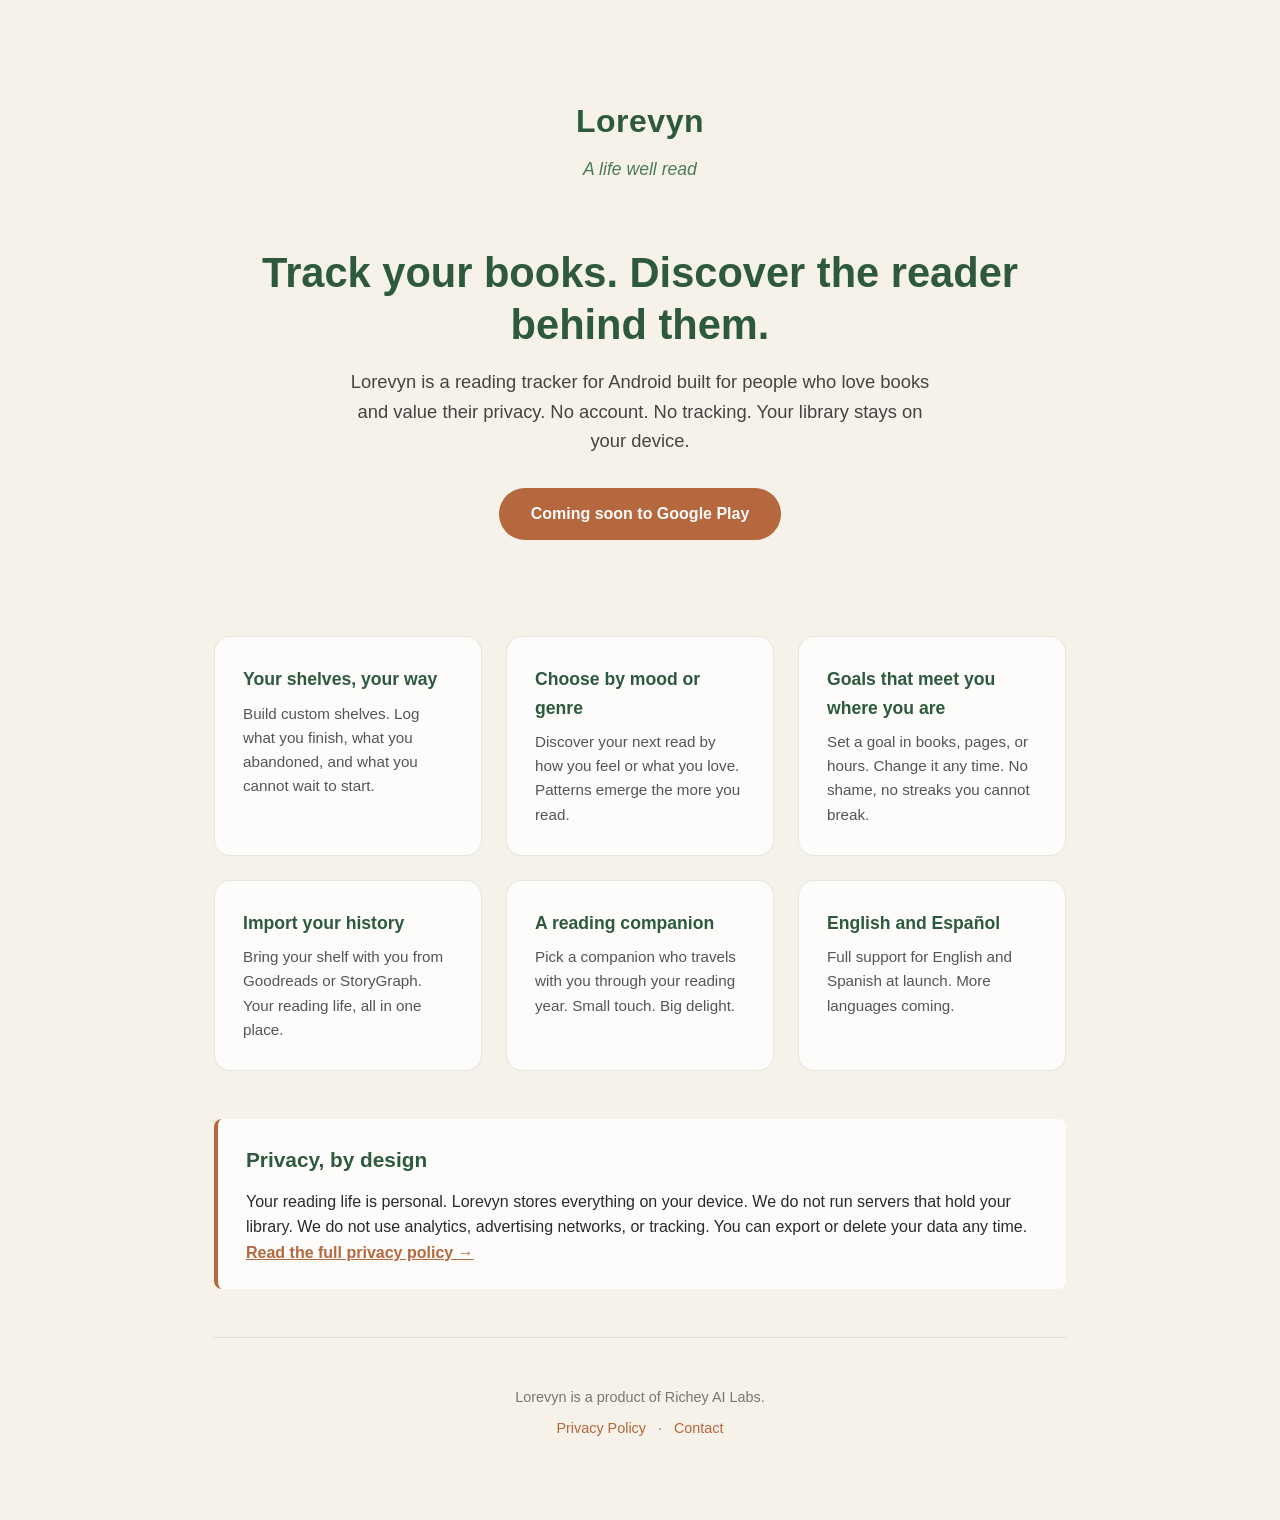
<file: index.html>
<!DOCTYPE html>
<html lang="en">
<head>
<meta charset="UTF-8">
<meta name="viewport" content="width=device-width, initial-scale=1.0">
<title>Lorevyn — A life well read</title>
<meta name="description" content="Lorevyn is a privacy-first reading tracker for Android. Track your books, set goals, and discover the reader behind them. No account. No tracking. Your data stays on your device.">
<style>
  * { box-sizing: border-box; margin: 0; padding: 0; }
  body {
    font-family: -apple-system, BlinkMacSystemFont, "Segoe UI", Roboto, "Helvetica Neue", sans-serif;
    background: #F6F1E9;
    color: #2A2A2A;
    line-height: 1.6;
  }
  .wrap { max-width: 900px; margin: 0 auto; padding: 3rem 1.5rem; }
  header { text-align: center; padding: 3rem 0 2rem; }
  .logo {
    font-size: 2rem;
    font-weight: 700;
    color: #2D5A3D;
    letter-spacing: 0.5px;
  }
  .tagline {
    color: #4A7C59;
    font-style: italic;
    margin-top: 0.5rem;
    font-size: 1.1rem;
  }
  .hero {
    text-align: center;
    padding: 2rem 0 3rem;
  }
  .hero h1 {
    font-size: clamp(1.8rem, 4vw, 2.6rem);
    color: #2D5A3D;
    font-weight: 600;
    margin-bottom: 1rem;
    line-height: 1.25;
  }
  .hero p {
    font-size: 1.15rem;
    color: #444;
    max-width: 580px;
    margin: 0 auto;
  }
  .pill {
    display: inline-block;
    background: #B5673E;
    color: #FDFCFA;
    padding: 0.85rem 2rem;
    border-radius: 999px;
    text-decoration: none;
    font-weight: 600;
    margin-top: 2rem;
    transition: opacity 0.2s;
  }
  .pill:hover { opacity: 0.9; }
  .features {
    display: grid;
    grid-template-columns: repeat(auto-fit, minmax(240px, 1fr));
    gap: 1.5rem;
    margin: 3rem 0;
  }
  .card {
    background: #FDFCFA;
    border-radius: 16px;
    padding: 1.75rem;
    border: 1px solid rgba(74, 124, 89, 0.15);
  }
  .card h3 {
    color: #2D5A3D;
    margin-bottom: 0.5rem;
    font-size: 1.1rem;
  }
  .card p {
    color: #555;
    font-size: 0.95rem;
  }
  .privacy-block {
    background: #FDFCFA;
    border-left: 4px solid #B5673E;
    padding: 1.5rem 1.75rem;
    border-radius: 8px;
    margin: 3rem 0;
  }
  .privacy-block h2 {
    color: #2D5A3D;
    margin-bottom: 0.75rem;
    font-size: 1.3rem;
  }
  footer {
    text-align: center;
    padding: 3rem 0 2rem;
    color: #777;
    font-size: 0.9rem;
    border-top: 1px solid rgba(74, 124, 89, 0.15);
    margin-top: 3rem;
  }
  footer a {
    color: #B5673E;
    text-decoration: none;
    margin: 0 0.5rem;
  }
  footer a:hover { text-decoration: underline; }
</style>
</head>
<body>

<div class="wrap">

  <header>
    <div class="logo">Lorevyn</div>
    <div class="tagline">A life well read</div>
  </header>

  <section class="hero">
    <h1>Track your books. Discover the reader behind them.</h1>
    <p>Lorevyn is a reading tracker for Android built for people who love books and value their privacy. No account. No tracking. Your library stays on your device.</p>
    <a class="pill" href="#coming-soon">Coming soon to Google Play</a>
  </section>

  <section class="features">
    <div class="card">
      <h3>Your shelves, your way</h3>
      <p>Build custom shelves. Log what you finish, what you abandoned, and what you cannot wait to start.</p>
    </div>
    <div class="card">
      <h3>Choose by mood or genre</h3>
      <p>Discover your next read by how you feel or what you love. Patterns emerge the more you read.</p>
    </div>
    <div class="card">
      <h3>Goals that meet you where you are</h3>
      <p>Set a goal in books, pages, or hours. Change it any time. No shame, no streaks you cannot break.</p>
    </div>
    <div class="card">
      <h3>Import your history</h3>
      <p>Bring your shelf with you from Goodreads or StoryGraph. Your reading life, all in one place.</p>
    </div>
    <div class="card">
      <h3>A reading companion</h3>
      <p>Pick a companion who travels with you through your reading year. Small touch. Big delight.</p>
    </div>
    <div class="card">
      <h3>English and Español</h3>
      <p>Full support for English and Spanish at launch. More languages coming.</p>
    </div>
  </section>

  <section class="privacy-block">
    <h2>Privacy, by design</h2>
    <p>Your reading life is personal. Lorevyn stores everything on your device. We do not run servers that hold your library. We do not use analytics, advertising networks, or tracking. You can export or delete your data any time. <a href="privacy.html" style="color:#B5673E; font-weight:600;">Read the full privacy policy →</a></p>
  </section>

  <footer>
    <p>Lorevyn is a product of Richey AI Labs.</p>
    <p style="margin-top:0.5rem;">
      <a href="privacy.html">Privacy Policy</a> ·
      <a href="mailto:richey32@gmail.com">Contact</a>
    </p>
  </footer>

</div>

</body>
</html>
</file>
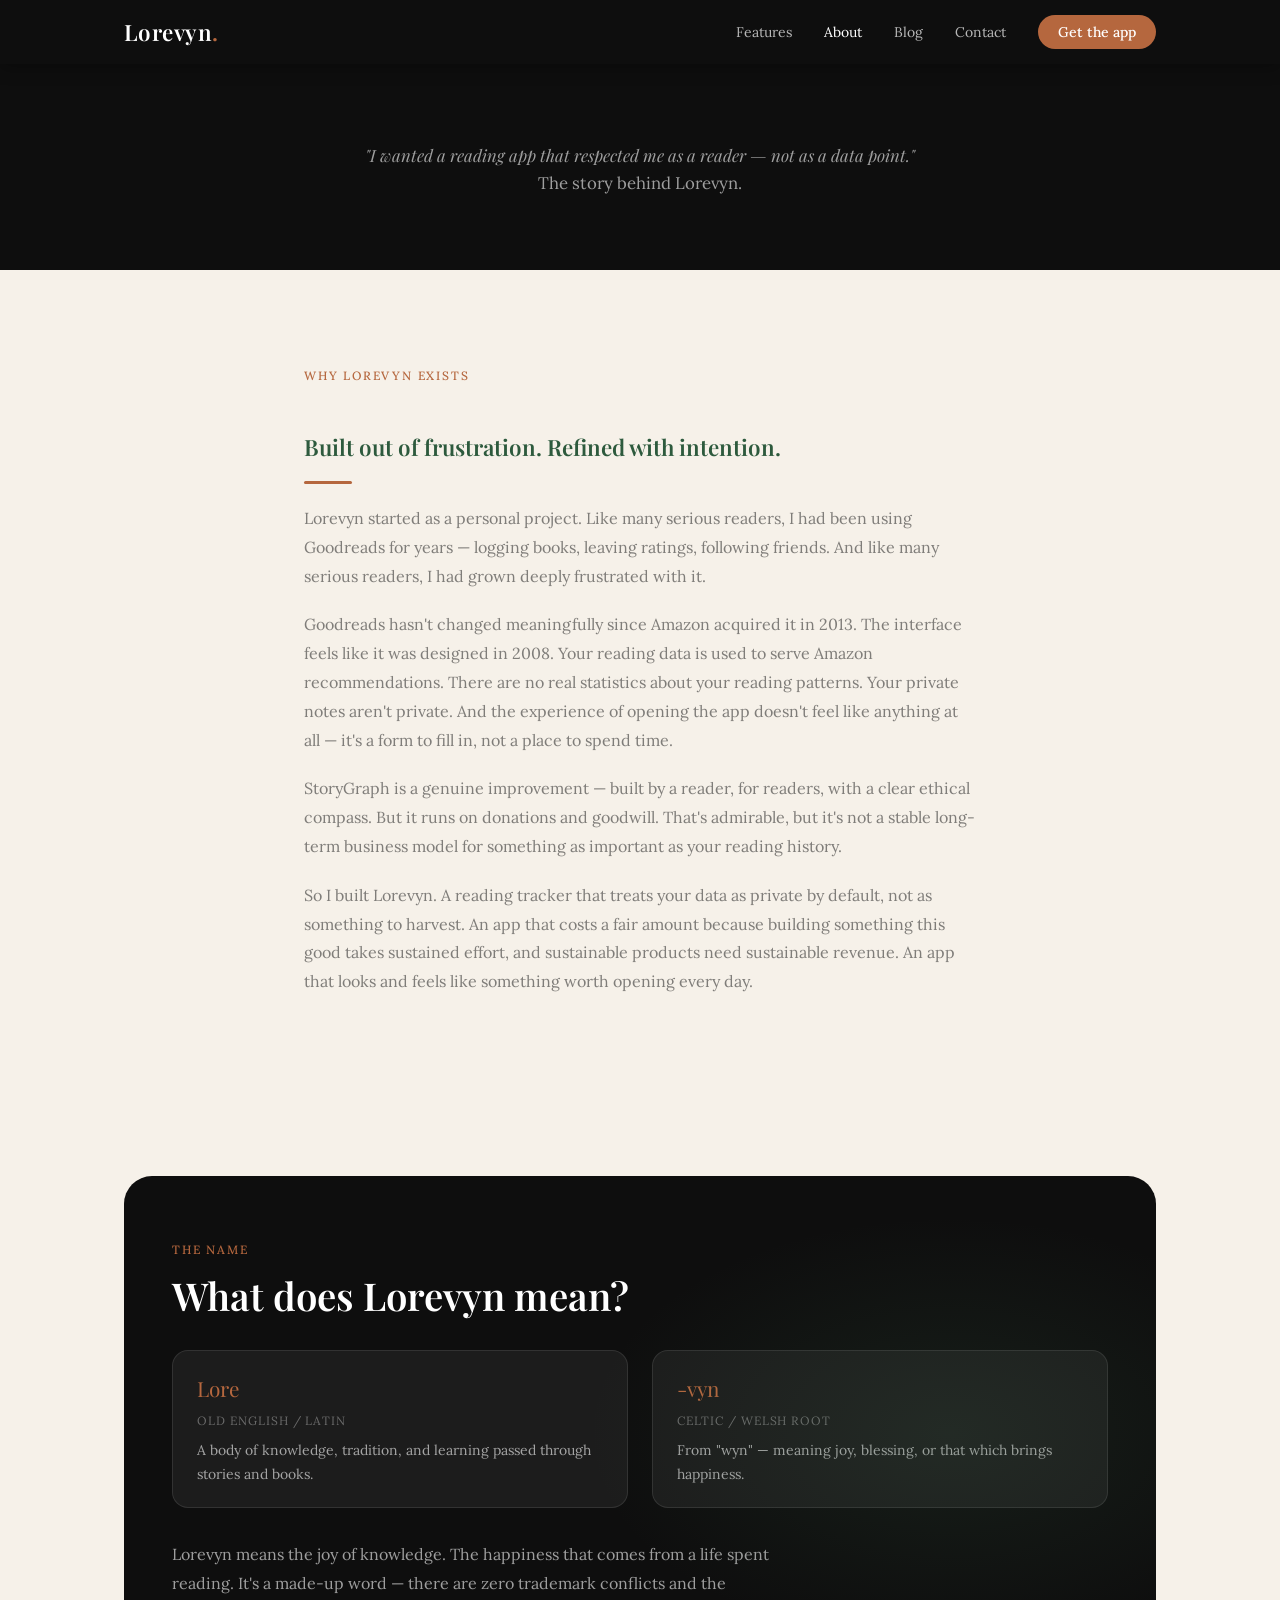
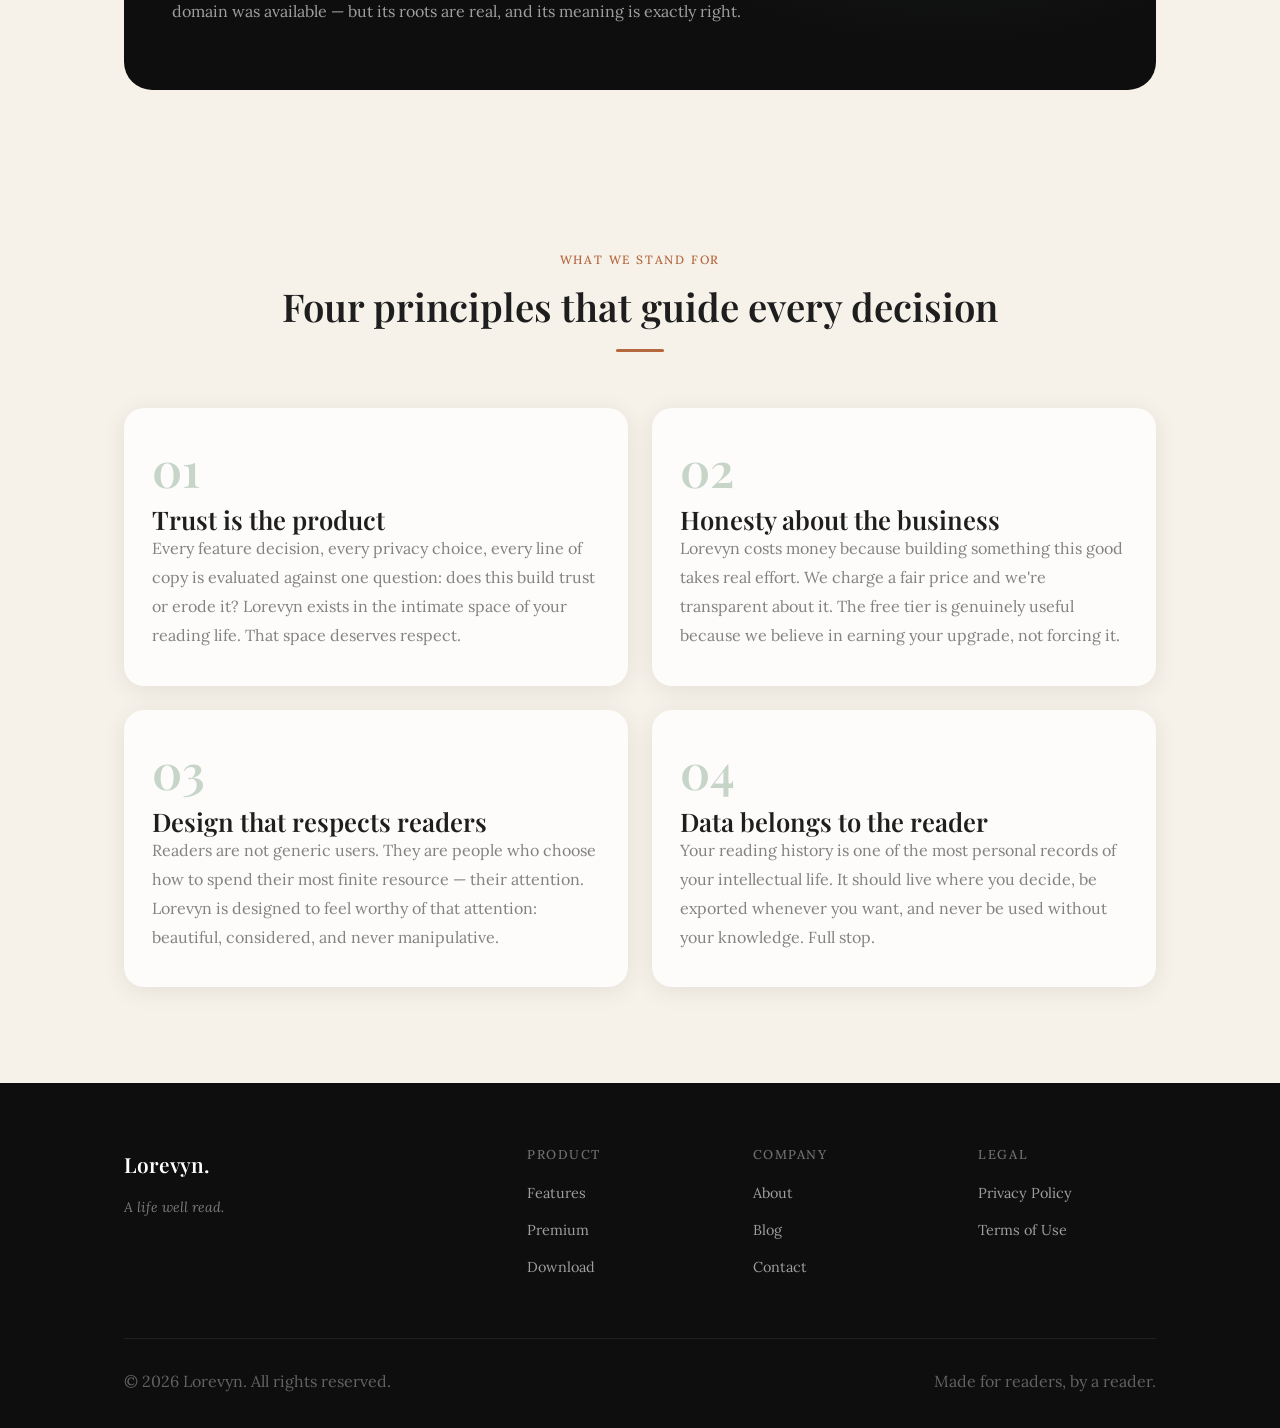
<file: about.html>
<!DOCTYPE html>
<html lang="en">
<head>
  <meta charset="UTF-8">
  <meta name="viewport" content="width=device-width, initial-scale=1.0">
  <title>About — Lorevyn</title>
  <meta name="description" content="The story behind Lorevyn — why it was built, what it stands for, and what the name means.">
  <link rel="canonical" href="https://lorevyn.app/about">
  <link rel="stylesheet" href="style.css">
  <style>
    .about-hero-quote {
      font-family: 'Playfair Display', serif;
      font-size: clamp(1.4rem, 3vw, 2rem);
      font-style: italic;
      color: #fff;
      max-width: 640px;
      margin: 0 auto 16px;
      line-height: 1.4;
    }
    .values-grid {
      display: grid;
      grid-template-columns: repeat(2, 1fr);
      gap: 24px;
    }
    .value-card {
      background: var(--cream-card);
      border-radius: 20px;
      padding: 36px 28px;
      box-shadow: var(--shadow);
    }
    .value-card__number {
      font-family: 'Playfair Display', serif;
      font-size: 3rem;
      font-weight: 600;
      color: var(--sage);
      line-height: 1;
      margin-bottom: 12px;
      opacity: 0.30;
    }
    .name-origin {
      background: var(--black);
      border-radius: 28px;
      padding: 64px 48px;
      position: relative;
      overflow: hidden;
    }
    .name-origin::before {
      content: '';
      position: absolute;
      inset: 0;
      background: radial-gradient(ellipse 50% 60% at 80% 50%, rgba(74,124,89,0.15) 0%, transparent 70%);
      pointer-events: none;
    }
    .name-origin h2 { color: #fff; margin-bottom: 24px; }
    .name-origin p  { color: rgba(255,255,255,0.60); max-width: 600px; }
    .name-breakdown {
      display: flex;
      gap: 24px;
      margin: 32px 0;
      flex-wrap: wrap;
    }
    .name-part {
      background: rgba(255,255,255,0.06);
      border: 1px solid rgba(255,255,255,0.10);
      border-radius: 16px;
      padding: 20px 24px;
      flex: 1;
      min-width: 160px;
    }
    .name-part__word {
      font-family: 'Playfair Display', serif;
      font-size: 1.3rem;
      color: var(--terracotta);
      margin-bottom: 4px;
    }
    .name-part__origin { font-size: 0.75rem; color: rgba(255,255,255,0.35); letter-spacing: 0.08em; text-transform: uppercase; margin-bottom: 8px; }
    .name-part__meaning { font-size: 0.875rem; color: rgba(255,255,255,0.60); }

    @media (max-width: 640px) {
      .values-grid { grid-template-columns: 1fr; }
      .name-origin { padding: 40px 24px; }
    }
  </style>
</head>
<body>

<nav class="nav">
  <div class="nav__inner">
    <a href="index.html" class="nav__wordmark">Lorevyn<span>.</span></a>
    <ul class="nav__links" id="navLinks">
      <li><a href="features.html">Features</a></li>
      <li><a href="about.html" class="active">About</a></li>
      <li><a href="blog.html">Blog</a></li>
      <li><a href="contact.html">Contact</a></li>
      <li><a href="#" class="nav__cta">Get the app</a></li>
    </ul>
    <button class="nav__hamburger" id="hamburger" aria-label="Toggle menu">
      <span></span><span></span><span></span>
    </button>
  </div>
</nav>

<div class="page-hero">
  <div class="container--narrow">
    <p class="about-hero-quote">"I wanted a reading app that respected me as a reader — not as a data point."</p>
    <p>The story behind Lorevyn.</p>
  </div>
</div>

<!-- Origin story -->
<section class="section">
  <div class="container--narrow">
    <div class="prose">
      <div class="section-label">Why Lorevyn exists</div>
      <h2>Built out of frustration. Refined with intention.</h2>
      <div class="divider"></div>

      <p>Lorevyn started as a personal project. Like many serious readers, I had been using Goodreads for years — logging books, leaving ratings, following friends. And like many serious readers, I had grown deeply frustrated with it.</p>

      <p>Goodreads hasn't changed meaningfully since Amazon acquired it in 2013. The interface feels like it was designed in 2008. Your reading data is used to serve Amazon recommendations. There are no real statistics about your reading patterns. Your private notes aren't private. And the experience of opening the app doesn't feel like anything at all — it's a form to fill in, not a place to spend time.</p>

      <p>StoryGraph is a genuine improvement — built by a reader, for readers, with a clear ethical compass. But it runs on donations and goodwill. That's admirable, but it's not a stable long-term business model for something as important as your reading history.</p>

      <p>So I built Lorevyn. A reading tracker that treats your data as private by default, not as something to harvest. An app that costs a fair amount because building something this good takes sustained effort, and sustainable products need sustainable revenue. An app that looks and feels like something worth opening every day.</p>
    </div>
  </div>
</section>

<!-- Name origin -->
<section class="section--sm">
  <div class="container">
    <div class="name-origin">
      <div class="section-label" style="color:var(--terracotta);">The name</div>
      <h2>What does Lorevyn mean?</h2>
      <div class="name-breakdown">
        <div class="name-part">
          <div class="name-part__word">Lore</div>
          <div class="name-part__origin">Old English / Latin</div>
          <div class="name-part__meaning">A body of knowledge, tradition, and learning passed through stories and books.</div>
        </div>
        <div class="name-part">
          <div class="name-part__word">-vyn</div>
          <div class="name-part__origin">Celtic / Welsh root</div>
          <div class="name-part__meaning">From "wyn" — meaning joy, blessing, or that which brings happiness.</div>
        </div>
      </div>
      <p>Lorevyn means the joy of knowledge. The happiness that comes from a life spent reading. It's a made-up word — there are zero trademark conflicts and the domain was available — but its roots are real, and its meaning is exactly right.</p>
    </div>
  </div>
</section>

<!-- Values -->
<section class="section">
  <div class="container">
    <div class="section-header section-header--center">
      <div class="section-label">What we stand for</div>
      <h2>Four principles that guide every decision</h2>
      <div class="divider divider--center"></div>
    </div>
    <div class="values-grid">
      <div class="value-card">
        <div class="value-card__number">01</div>
        <h3>Trust is the product</h3>
        <p>Every feature decision, every privacy choice, every line of copy is evaluated against one question: does this build trust or erode it? Lorevyn exists in the intimate space of your reading life. That space deserves respect.</p>
      </div>
      <div class="value-card">
        <div class="value-card__number">02</div>
        <h3>Honesty about the business</h3>
        <p>Lorevyn costs money because building something this good takes real effort. We charge a fair price and we're transparent about it. The free tier is genuinely useful because we believe in earning your upgrade, not forcing it.</p>
      </div>
      <div class="value-card">
        <div class="value-card__number">03</div>
        <h3>Design that respects readers</h3>
        <p>Readers are not generic users. They are people who choose how to spend their most finite resource — their attention. Lorevyn is designed to feel worthy of that attention: beautiful, considered, and never manipulative.</p>
      </div>
      <div class="value-card">
        <div class="value-card__number">04</div>
        <h3>Data belongs to the reader</h3>
        <p>Your reading history is one of the most personal records of your intellectual life. It should live where you decide, be exported whenever you want, and never be used without your knowledge. Full stop.</p>
      </div>
    </div>
  </div>
</section>

<footer class="footer">
  <div class="container">
    <div class="footer__grid">
      <div>
        <div class="footer__brand">Lorevyn.</div>
        <p class="footer__tagline">A life well read.</p>
      </div>
      <div class="footer__col">
        <h4>Product</h4>
        <ul>
          <li><a href="features.html">Features</a></li>
          <li><a href="features.html#premium">Premium</a></li>
          <li><a href="#">Download</a></li>
        </ul>
      </div>
      <div class="footer__col">
        <h4>Company</h4>
        <ul>
          <li><a href="about.html">About</a></li>
          <li><a href="blog.html">Blog</a></li>
          <li><a href="contact.html">Contact</a></li>
        </ul>
      </div>
      <div class="footer__col">
        <h4>Legal</h4>
        <ul>
          <li><a href="privacy.html">Privacy Policy</a></li>
          <li><a href="privacy.html#terms">Terms of Use</a></li>
        </ul>
      </div>
    </div>
    <div class="footer__bottom">
      <p>© 2026 Lorevyn. All rights reserved.</p>
      <p>Made for readers, by a reader.</p>
    </div>
  </div>
</footer>

<script>
  const hamburger = document.getElementById('hamburger');
  const navLinks  = document.getElementById('navLinks');
  hamburger.addEventListener('click', () => navLinks.classList.toggle('open'));
</script>
</body>
</html>
</file>
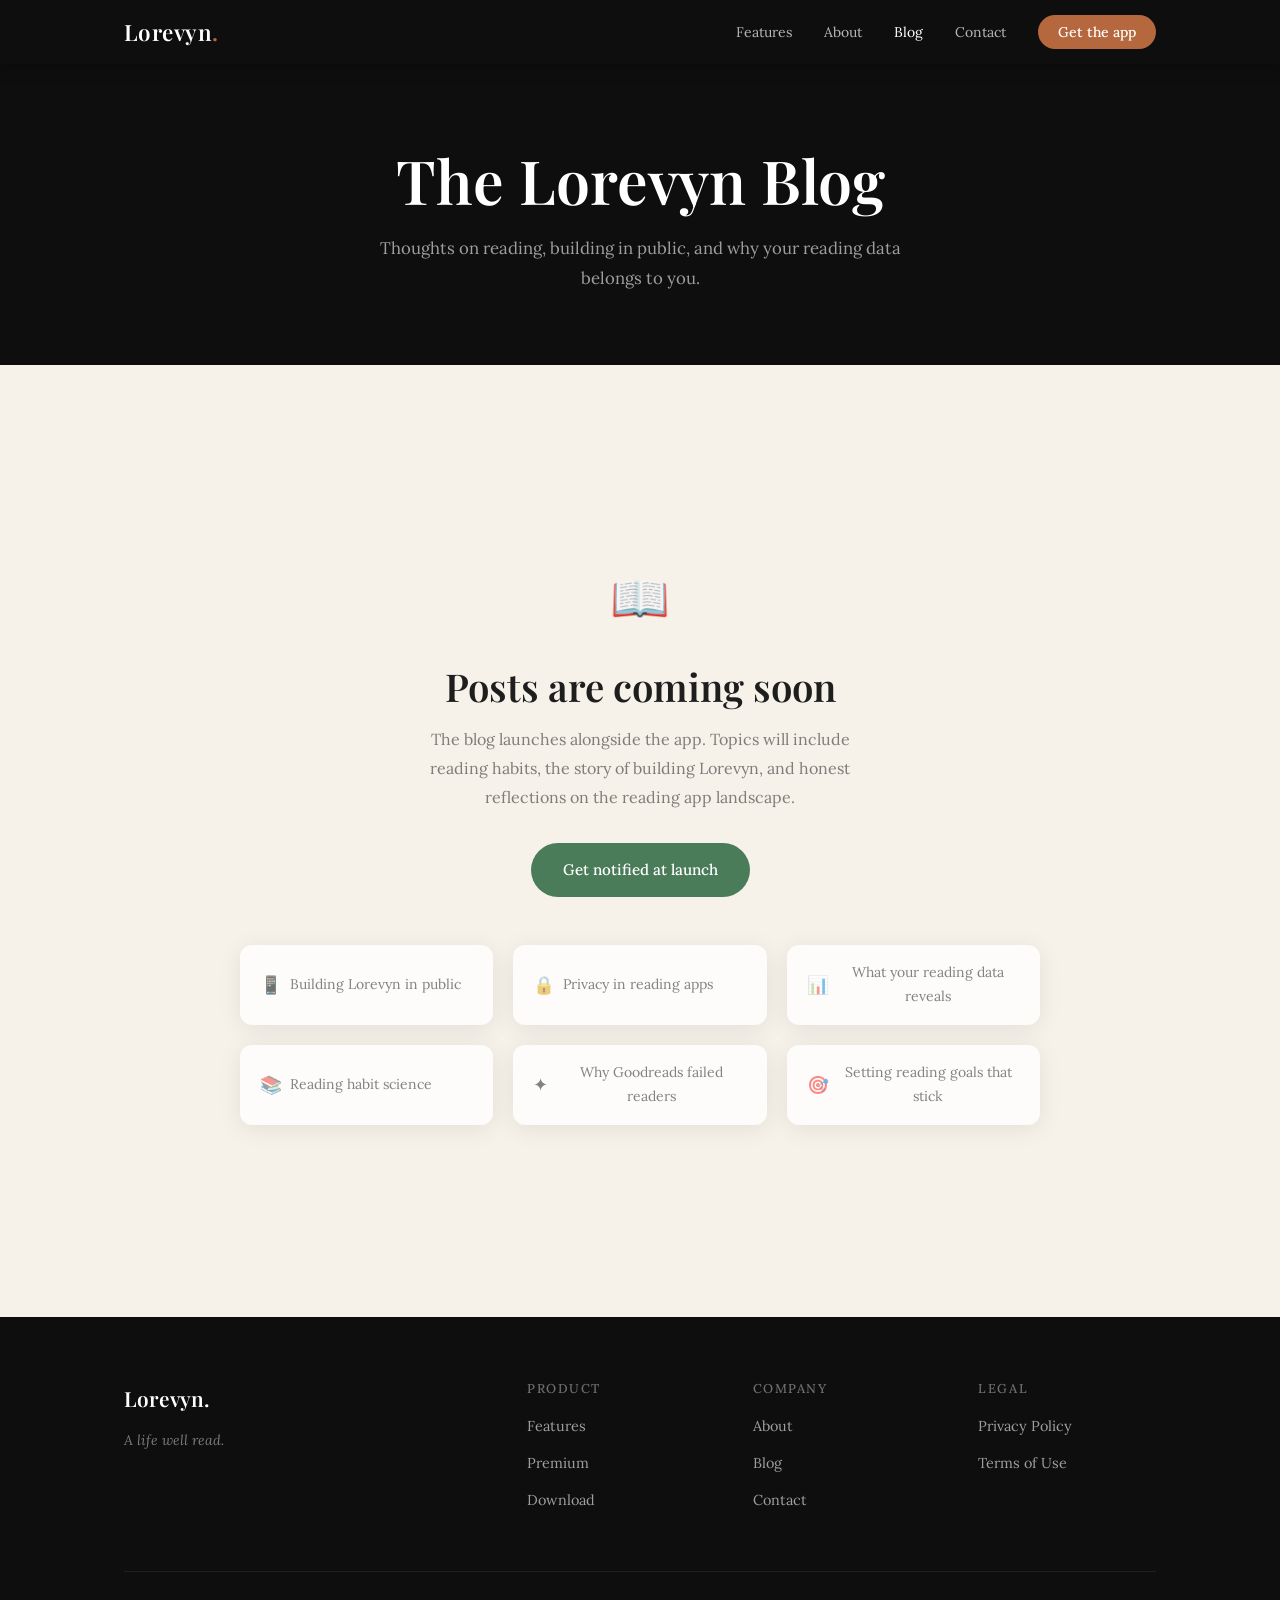
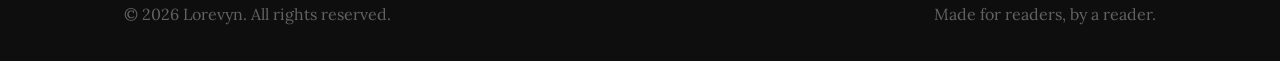
<file: blog.html>
<!DOCTYPE html>
<html lang="en">
<head>
  <meta charset="UTF-8">
  <meta name="viewport" content="width=device-width, initial-scale=1.0">
  <title>Blog — Lorevyn</title>
  <meta name="description" content="Thoughts on reading, building Lorevyn, and the intersection of books and technology.">
  <link rel="canonical" href="https://lorevyn.app/blog">
  <link rel="stylesheet" href="style.css">
  <style>
    .coming-soon {
      text-align: center;
      padding: 96px 24px;
    }
    .coming-soon__eyebrow {
      font-size: 3rem;
      margin-bottom: 24px;
    }
    .coming-soon h2 { margin-bottom: 16px; }
    .coming-soon p  { max-width: 480px; margin: 0 auto 32px; }

    .topics-grid {
      display: grid;
      grid-template-columns: repeat(3, 1fr);
      gap: 20px;
      max-width: 800px;
      margin: 48px auto 0;
    }
    .topic-chip {
      background: var(--cream-card);
      border-radius: 12px;
      padding: 16px 20px;
      box-shadow: var(--shadow);
      font-size: 0.875rem;
      color: var(--text-muted);
      display: flex;
      align-items: center;
      gap: 8px;
    }
    .topic-chip span { font-size: 1.1rem; }

    @media (max-width: 640px) {
      .topics-grid { grid-template-columns: 1fr 1fr; }
    }
  </style>
</head>
<body>

<nav class="nav">
  <div class="nav__inner">
    <a href="index.html" class="nav__wordmark">Lorevyn<span>.</span></a>
    <ul class="nav__links" id="navLinks">
      <li><a href="features.html">Features</a></li>
      <li><a href="about.html">About</a></li>
      <li><a href="blog.html" class="active">Blog</a></li>
      <li><a href="contact.html">Contact</a></li>
      <li><a href="#" class="nav__cta">Get the app</a></li>
    </ul>
    <button class="nav__hamburger" id="hamburger" aria-label="Toggle menu">
      <span></span><span></span><span></span>
    </button>
  </div>
</nav>

<div class="page-hero">
  <div class="container--narrow">
    <h1>The Lorevyn Blog</h1>
    <p>Thoughts on reading, building in public, and why your reading data belongs to you.</p>
  </div>
</div>

<section class="section">
  <div class="container">
    <div class="coming-soon">
      <div class="coming-soon__eyebrow">📖</div>
      <h2>Posts are coming soon</h2>
      <p>The blog launches alongside the app. Topics will include reading habits, the story of building Lorevyn, and honest reflections on the reading app landscape.</p>
      <a href="contact.html" class="btn btn--sage">Get notified at launch</a>

      <div class="topics-grid">
        <div class="topic-chip"><span>📱</span> Building Lorevyn in public</div>
        <div class="topic-chip"><span>🔒</span> Privacy in reading apps</div>
        <div class="topic-chip"><span>📊</span> What your reading data reveals</div>
        <div class="topic-chip"><span>📚</span> Reading habit science</div>
        <div class="topic-chip"><span>✦</span> Why Goodreads failed readers</div>
        <div class="topic-chip"><span>🎯</span> Setting reading goals that stick</div>
      </div>
    </div>
  </div>
</section>

<footer class="footer">
  <div class="container">
    <div class="footer__grid">
      <div>
        <div class="footer__brand">Lorevyn.</div>
        <p class="footer__tagline">A life well read.</p>
      </div>
      <div class="footer__col">
        <h4>Product</h4>
        <ul>
          <li><a href="features.html">Features</a></li>
          <li><a href="features.html#premium">Premium</a></li>
          <li><a href="#">Download</a></li>
        </ul>
      </div>
      <div class="footer__col">
        <h4>Company</h4>
        <ul>
          <li><a href="about.html">About</a></li>
          <li><a href="blog.html">Blog</a></li>
          <li><a href="contact.html">Contact</a></li>
        </ul>
      </div>
      <div class="footer__col">
        <h4>Legal</h4>
        <ul>
          <li><a href="privacy.html">Privacy Policy</a></li>
          <li><a href="privacy.html#terms">Terms of Use</a></li>
        </ul>
      </div>
    </div>
    <div class="footer__bottom">
      <p>© 2026 Lorevyn. All rights reserved.</p>
      <p>Made for readers, by a reader.</p>
    </div>
  </div>
</footer>

<script>
  const hamburger = document.getElementById('hamburger');
  const navLinks  = document.getElementById('navLinks');
  hamburger.addEventListener('click', () => navLinks.classList.toggle('open'));
</script>
</body>
</html>
</file>
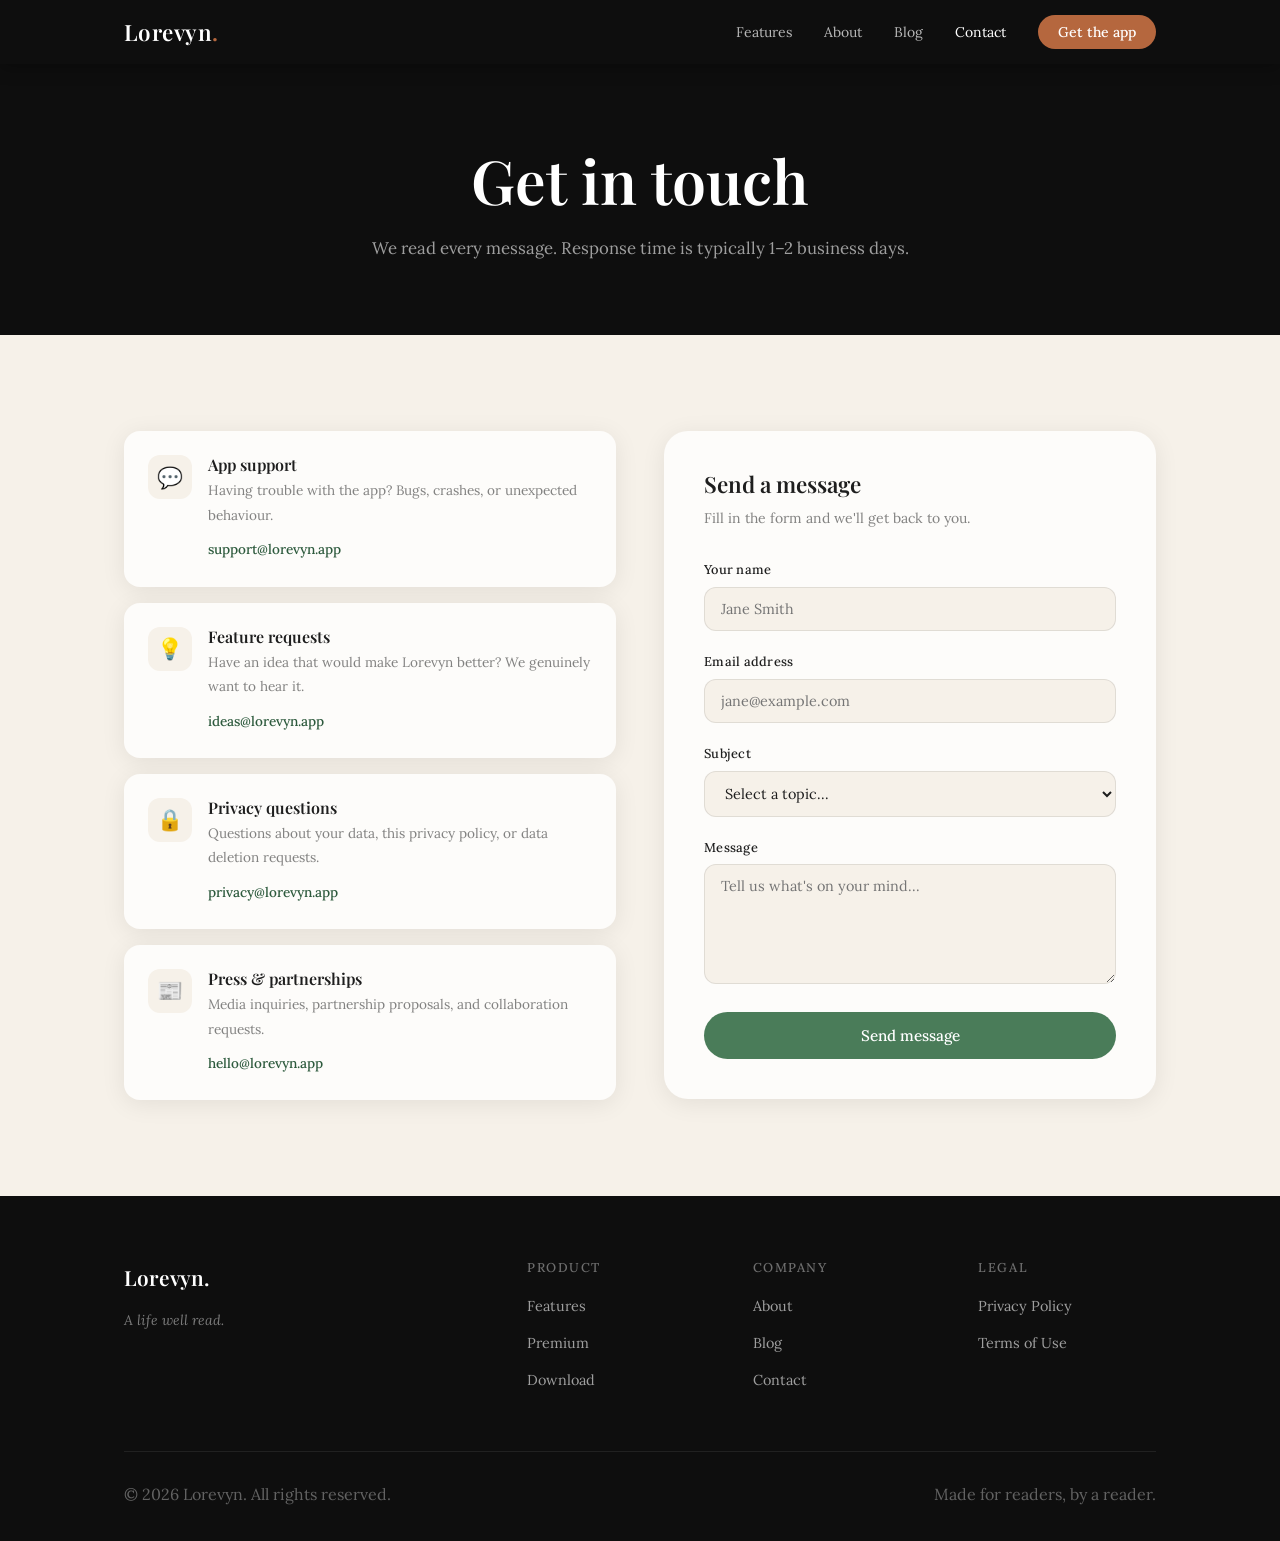
<file: contact.html>
<!DOCTYPE html>
<html lang="en">
<head>
  <meta charset="UTF-8">
  <meta name="viewport" content="width=device-width, initial-scale=1.0">
  <title>Contact — Lorevyn</title>
  <meta name="description" content="Get in touch with the Lorevyn team. Support, feedback, press, and partnerships.">
  <link rel="canonical" href="https://lorevyn.app/contact">
  <link rel="stylesheet" href="style.css">
  <style>
    .contact-grid {
      display: grid;
      grid-template-columns: 1fr 1fr;
      gap: 48px;
      align-items: start;
    }
    .contact-options { display: flex; flex-direction: column; gap: 16px; }
    .contact-option {
      background: var(--cream-card);
      border-radius: 16px;
      padding: 24px;
      box-shadow: var(--shadow);
      display: flex;
      gap: 16px;
      align-items: flex-start;
      transition: transform 0.2s;
    }
    .contact-option:hover { transform: translateY(-2px); }
    .contact-option__icon {
      font-size: 1.3rem;
      flex-shrink: 0;
      width: 44px;
      height: 44px;
      background: var(--cream);
      border-radius: 12px;
      display: flex;
      align-items: center;
      justify-content: center;
    }
    .contact-option h3 { font-size: 1rem; margin-bottom: 4px; }
    .contact-option p  { font-size: 0.85rem; margin-bottom: 8px; }
    .contact-option a  { font-size: 0.85rem; color: var(--sage-dark); font-weight: 500; }

    .contact-form { background: var(--cream-card); border-radius: 24px; padding: 40px; box-shadow: var(--shadow); }
    .contact-form h2 { margin-bottom: 8px; font-size: 1.4rem; }
    .contact-form > p { font-size: 0.875rem; margin-bottom: 28px; }
    .form-group { margin-bottom: 20px; }
    .form-group label {
      display: block;
      font-size: 0.8rem;
      font-weight: 500;
      color: var(--text);
      margin-bottom: 6px;
      letter-spacing: 0.02em;
    }
    .form-group input,
    .form-group select,
    .form-group textarea {
      width: 100%;
      padding: 12px 16px;
      border: 1.5px solid var(--border);
      border-radius: 12px;
      font-family: 'Lora', serif;
      font-size: 0.9rem;
      color: var(--text);
      background: var(--cream);
      transition: border-color 0.2s;
      outline: none;
    }
    .form-group input:focus,
    .form-group select:focus,
    .form-group textarea:focus { border-color: var(--sage); }
    .form-group textarea { min-height: 120px; resize: vertical; }

    @media (max-width: 768px) {
      .contact-grid { grid-template-columns: 1fr; }
    }
  </style>
</head>
<body>

<nav class="nav">
  <div class="nav__inner">
    <a href="index.html" class="nav__wordmark">Lorevyn<span>.</span></a>
    <ul class="nav__links" id="navLinks">
      <li><a href="features.html">Features</a></li>
      <li><a href="about.html">About</a></li>
      <li><a href="blog.html">Blog</a></li>
      <li><a href="contact.html" class="active">Contact</a></li>
      <li><a href="#" class="nav__cta">Get the app</a></li>
    </ul>
    <button class="nav__hamburger" id="hamburger" aria-label="Toggle menu">
      <span></span><span></span><span></span>
    </button>
  </div>
</nav>

<div class="page-hero">
  <div class="container--narrow">
    <h1>Get in touch</h1>
    <p>We read every message. Response time is typically 1–2 business days.</p>
  </div>
</div>

<section class="section">
  <div class="container">
    <div class="contact-grid">
      <div class="contact-options">
        <div class="contact-option">
          <div class="contact-option__icon">💬</div>
          <div>
            <h3>App support</h3>
            <p>Having trouble with the app? Bugs, crashes, or unexpected behaviour.</p>
            <a href="mailto:support@lorevyn.app">support@lorevyn.app</a>
          </div>
        </div>
        <div class="contact-option">
          <div class="contact-option__icon">💡</div>
          <div>
            <h3>Feature requests</h3>
            <p>Have an idea that would make Lorevyn better? We genuinely want to hear it.</p>
            <a href="mailto:ideas@lorevyn.app">ideas@lorevyn.app</a>
          </div>
        </div>
        <div class="contact-option">
          <div class="contact-option__icon">🔒</div>
          <div>
            <h3>Privacy questions</h3>
            <p>Questions about your data, this privacy policy, or data deletion requests.</p>
            <a href="mailto:privacy@lorevyn.app">privacy@lorevyn.app</a>
          </div>
        </div>
        <div class="contact-option">
          <div class="contact-option__icon">📰</div>
          <div>
            <h3>Press & partnerships</h3>
            <p>Media inquiries, partnership proposals, and collaboration requests.</p>
            <a href="mailto:hello@lorevyn.app">hello@lorevyn.app</a>
          </div>
        </div>
      </div>

      <div class="contact-form">
        <h2>Send a message</h2>
        <p>Fill in the form and we'll get back to you.</p>
        <form action="mailto:hello@lorevyn.app" method="post" enctype="text/plain">
          <div class="form-group">
            <label for="name">Your name</label>
            <input type="text" id="name" name="name" placeholder="Jane Smith" required>
          </div>
          <div class="form-group">
            <label for="email">Email address</label>
            <input type="email" id="email" name="email" placeholder="jane@example.com" required>
          </div>
          <div class="form-group">
            <label for="subject">Subject</label>
            <select id="subject" name="subject">
              <option value="">Select a topic...</option>
              <option value="support">App support</option>
              <option value="feature">Feature request</option>
              <option value="privacy">Privacy question</option>
              <option value="press">Press / partnerships</option>
              <option value="other">Other</option>
            </select>
          </div>
          <div class="form-group">
            <label for="message">Message</label>
            <textarea id="message" name="message" placeholder="Tell us what's on your mind..." required></textarea>
          </div>
          <button type="submit" class="btn btn--sage" style="width:100%; justify-content:center;">Send message</button>
        </form>
      </div>
    </div>
  </div>
</section>

<footer class="footer">
  <div class="container">
    <div class="footer__grid">
      <div>
        <div class="footer__brand">Lorevyn.</div>
        <p class="footer__tagline">A life well read.</p>
      </div>
      <div class="footer__col">
        <h4>Product</h4>
        <ul>
          <li><a href="features.html">Features</a></li>
          <li><a href="features.html#premium">Premium</a></li>
          <li><a href="#">Download</a></li>
        </ul>
      </div>
      <div class="footer__col">
        <h4>Company</h4>
        <ul>
          <li><a href="about.html">About</a></li>
          <li><a href="blog.html">Blog</a></li>
          <li><a href="contact.html">Contact</a></li>
        </ul>
      </div>
      <div class="footer__col">
        <h4>Legal</h4>
        <ul>
          <li><a href="privacy.html">Privacy Policy</a></li>
          <li><a href="privacy.html#terms">Terms of Use</a></li>
        </ul>
      </div>
    </div>
    <div class="footer__bottom">
      <p>© 2026 Lorevyn. All rights reserved.</p>
      <p>Made for readers, by a reader.</p>
    </div>
  </div>
</footer>

<script>
  const hamburger = document.getElementById('hamburger');
  const navLinks  = document.getElementById('navLinks');
  hamburger.addEventListener('click', () => navLinks.classList.toggle('open'));
</script>
</body>
</html>
</file>
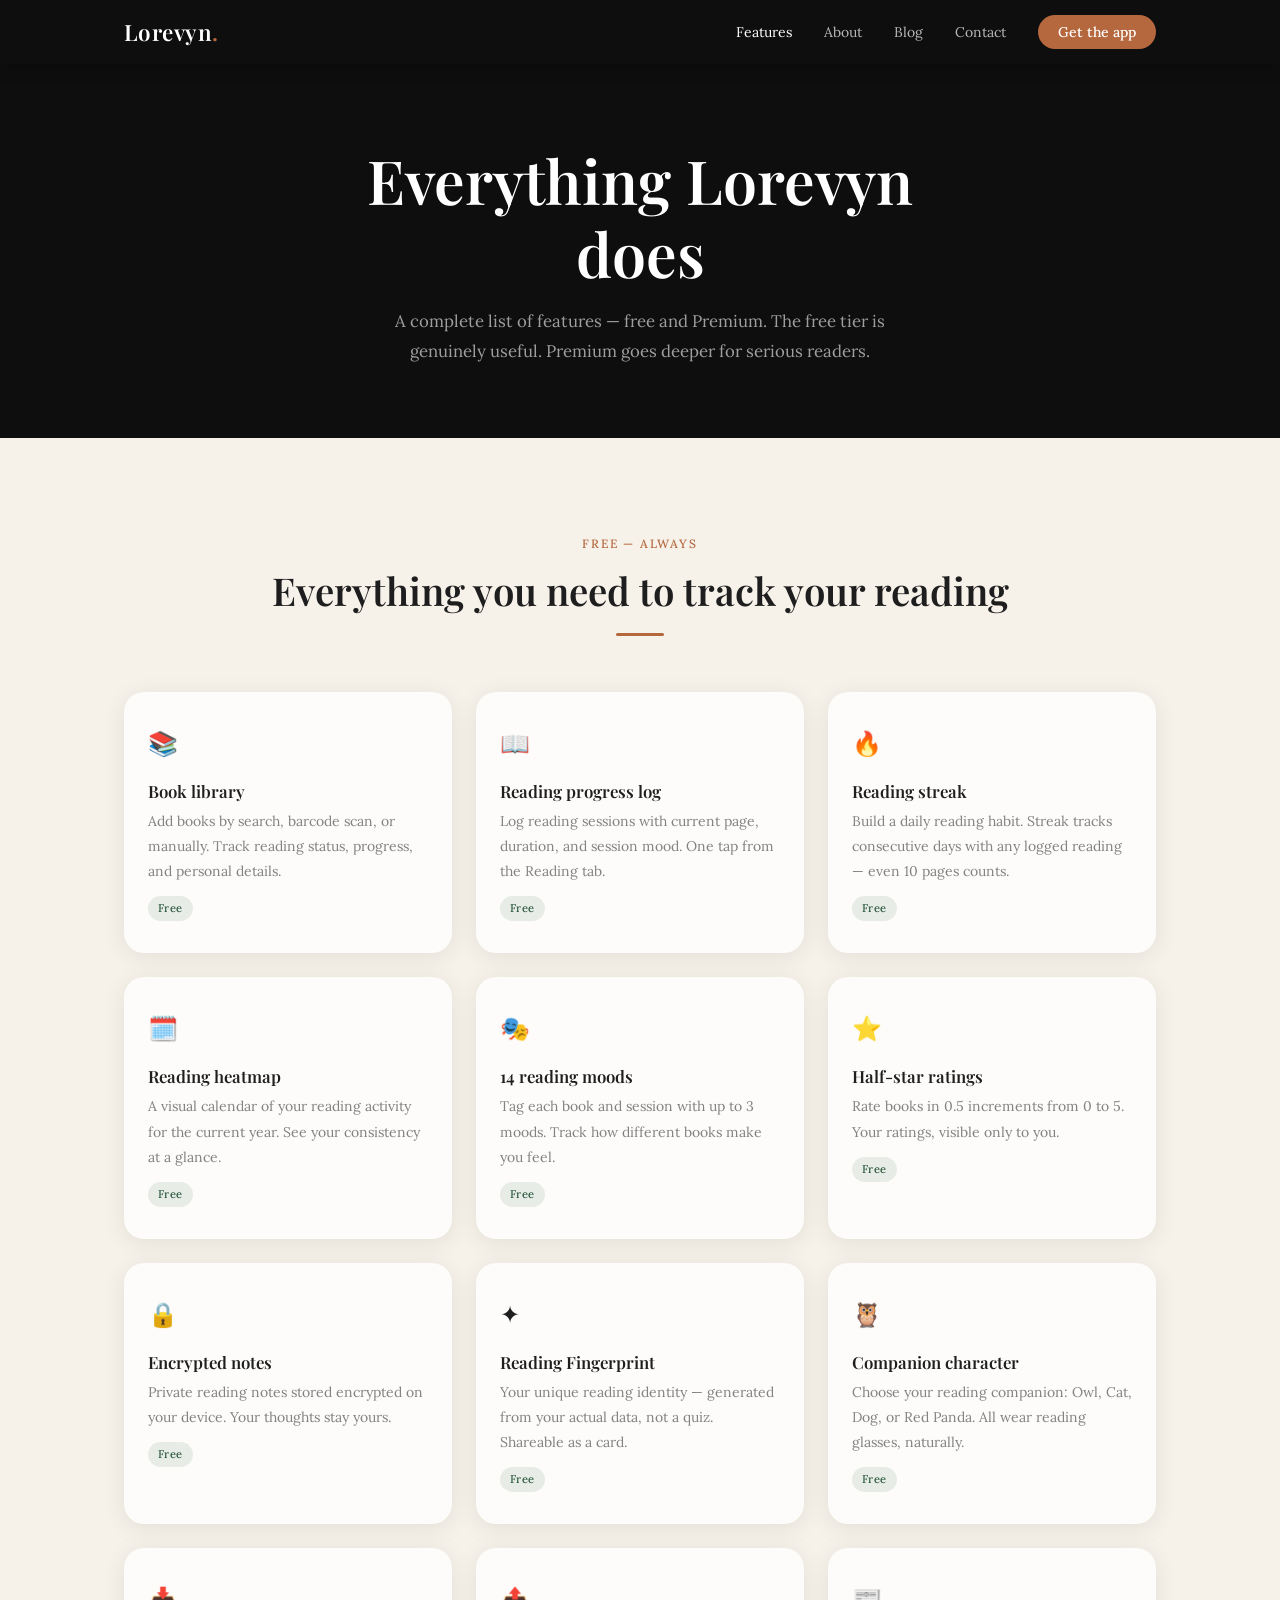
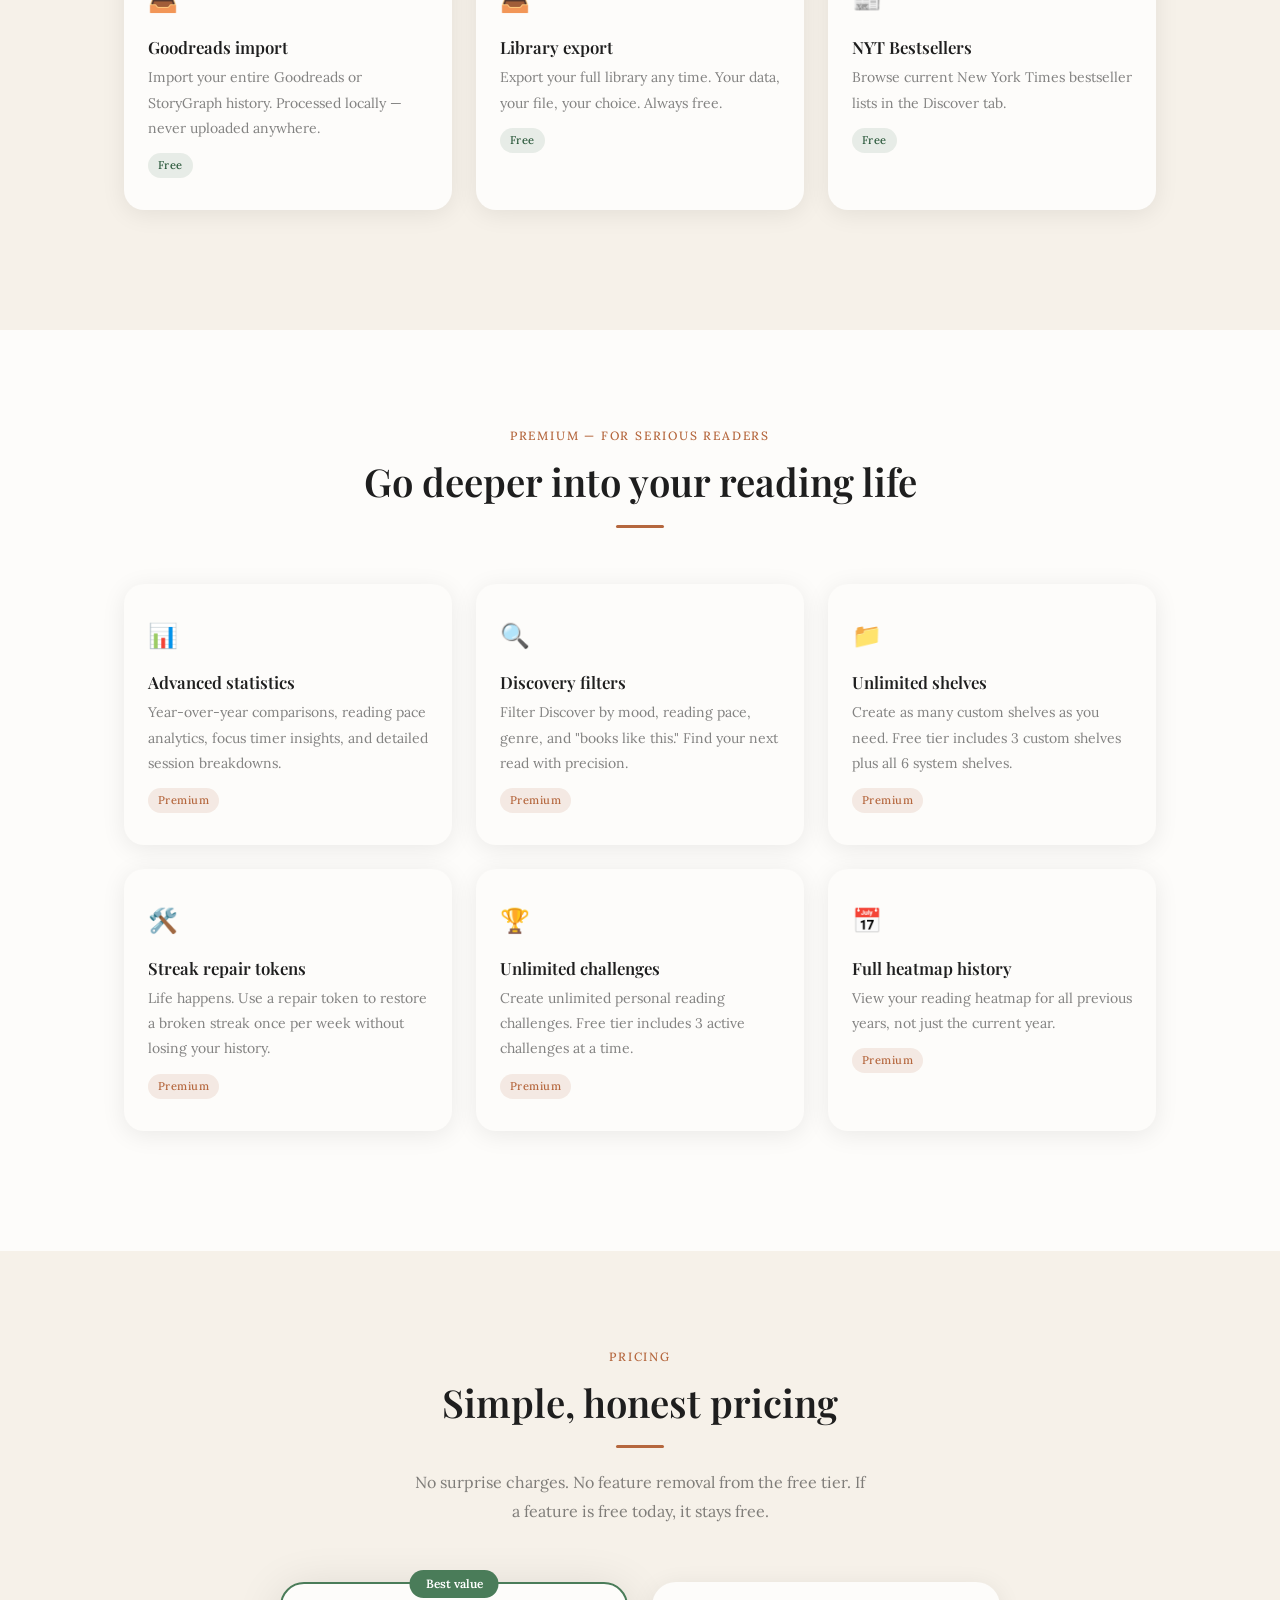
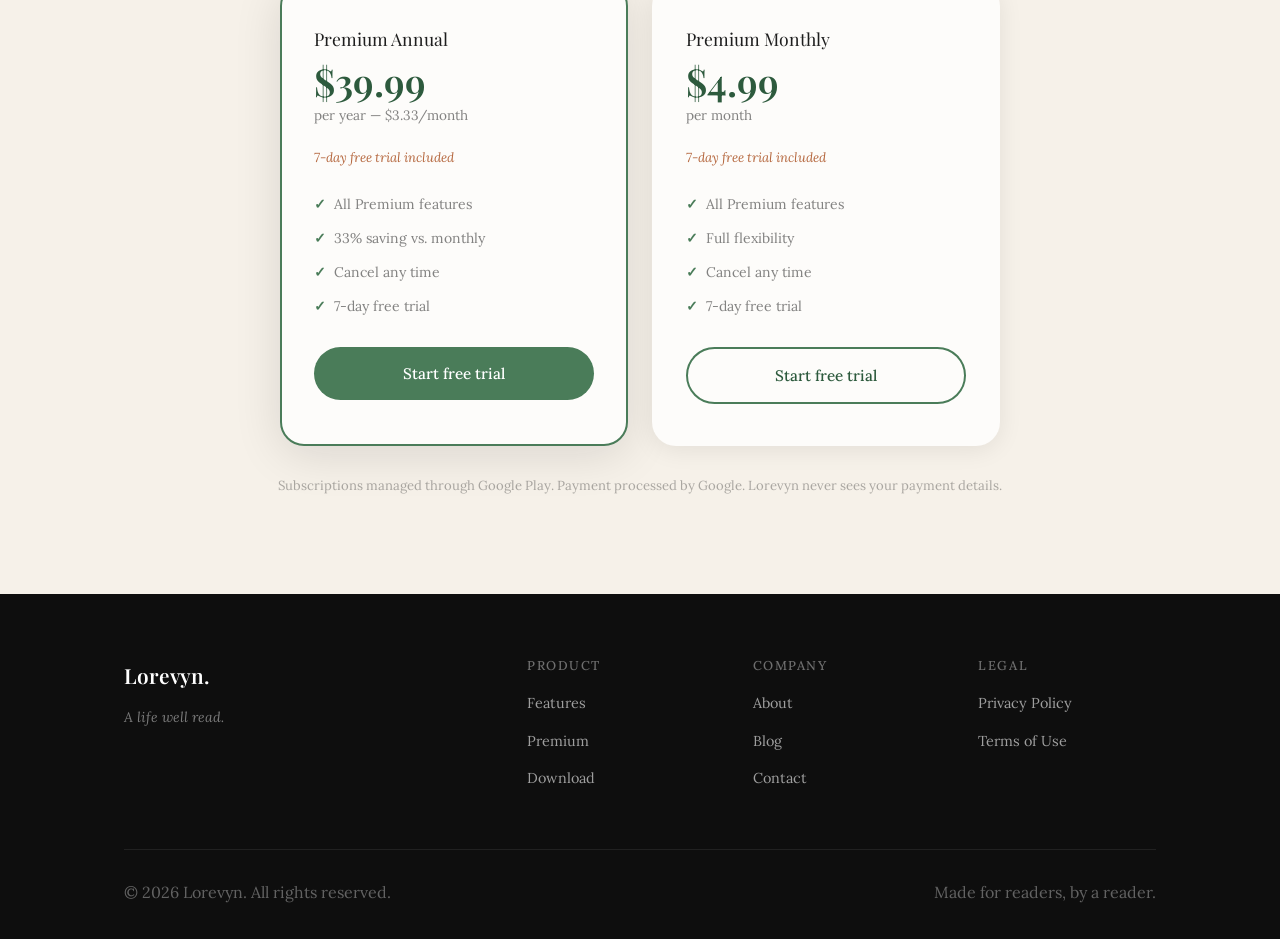
<file: features.html>
<!DOCTYPE html>
<html lang="en">
<head>
  <meta charset="UTF-8">
  <meta name="viewport" content="width=device-width, initial-scale=1.0">
  <title>Features — Lorevyn</title>
  <meta name="description" content="Every feature in Lorevyn, free and Premium. Track reading, discover your reading identity, and build the habit — privately.">
  <link rel="canonical" href="https://lorevyn.app/features">
  <link rel="stylesheet" href="style.css">
  <style>
    .features-grid {
      display: grid;
      grid-template-columns: repeat(3, 1fr);
      gap: 24px;
      margin-bottom: 24px;
    }
    .feature-tile {
      background: var(--cream-card);
      border-radius: 20px;
      padding: 32px 24px;
      box-shadow: var(--shadow);
      transition: transform 0.2s;
    }
    .feature-tile:hover { transform: translateY(-3px); }
    .feature-tile__icon {
      font-size: 1.5rem;
      margin-bottom: 16px;
    }
    .feature-tile h3 { font-size: 1.05rem; margin-bottom: 8px; }
    .feature-tile p  { font-size: 0.875rem; }
    .feature-tile__badge {
      display: inline-block;
      margin-top: 12px;
      padding: 3px 10px;
      border-radius: 999px;
      font-size: 0.7rem;
      font-weight: 500;
      letter-spacing: 0.04em;
    }
    .badge--free    { background: rgba(74,124,89,0.12); color: var(--sage-dark); }
    .badge--premium { background: rgba(181,103,62,0.12); color: var(--terracotta); }

    .pricing-grid {
      display: grid;
      grid-template-columns: 1fr 1fr;
      gap: 24px;
      max-width: 720px;
      margin: 0 auto;
    }
    .pricing-card {
      background: var(--cream-card);
      border-radius: 24px;
      padding: 40px 32px;
      box-shadow: var(--shadow);
      border: 2px solid transparent;
      position: relative;
    }
    .pricing-card--featured {
      border-color: var(--sage);
      box-shadow: var(--shadow-lg);
    }
    .pricing-card__badge {
      position: absolute;
      top: -14px;
      left: 50%;
      transform: translateX(-50%);
      background: var(--sage);
      color: #fff;
      padding: 4px 16px;
      border-radius: 999px;
      font-size: 0.75rem;
      font-weight: 600;
      white-space: nowrap;
    }
    .pricing-card__name { font-family: 'Playfair Display', serif; font-size: 1.1rem; margin-bottom: 8px; }
    .pricing-card__price {
      font-family: 'Playfair Display', serif;
      font-size: 2.4rem;
      font-weight: 600;
      color: var(--sage-dark);
      line-height: 1;
      margin-bottom: 4px;
    }
    .pricing-card__period { font-size: 0.85rem; color: var(--text-muted); margin-bottom: 20px; }
    .pricing-card__trial  { font-size: 0.82rem; color: var(--terracotta); font-style: italic; margin-bottom: 24px; }
    .pricing-card ul { list-style: none; display: flex; flex-direction: column; gap: 10px; margin-bottom: 28px; }
    .pricing-card li { font-size: 0.875rem; color: var(--text-muted); display: flex; align-items: flex-start; gap: 8px; }
    .pricing-card li::before { content: '✓'; color: var(--sage); font-weight: 700; flex-shrink: 0; }

    @media (max-width: 768px) {
      .features-grid { grid-template-columns: 1fr 1fr; }
      .pricing-grid { grid-template-columns: 1fr; }
    }
    @media (max-width: 480px) {
      .features-grid { grid-template-columns: 1fr; }
    }
  </style>
</head>
<body>

<nav class="nav">
  <div class="nav__inner">
    <a href="index.html" class="nav__wordmark">Lorevyn<span>.</span></a>
    <ul class="nav__links" id="navLinks">
      <li><a href="features.html" class="active">Features</a></li>
      <li><a href="about.html">About</a></li>
      <li><a href="blog.html">Blog</a></li>
      <li><a href="contact.html">Contact</a></li>
      <li><a href="#" class="nav__cta">Get the app</a></li>
    </ul>
    <button class="nav__hamburger" id="hamburger" aria-label="Toggle menu">
      <span></span><span></span><span></span>
    </button>
  </div>
</nav>

<div class="page-hero">
  <div class="container--narrow">
    <h1>Everything Lorevyn does</h1>
    <p>A complete list of features — free and Premium. The free tier is genuinely useful. Premium goes deeper for serious readers.</p>
  </div>
</div>

<!-- Free features -->
<section class="section">
  <div class="container">
    <div class="section-header section-header--center">
      <div class="section-label">Free — always</div>
      <h2>Everything you need to track your reading</h2>
      <div class="divider divider--center"></div>
    </div>
    <div class="features-grid">
      <div class="feature-tile">
        <div class="feature-tile__icon">📚</div>
        <h3>Book library</h3>
        <p>Add books by search, barcode scan, or manually. Track reading status, progress, and personal details.</p>
        <span class="feature-tile__badge badge--free">Free</span>
      </div>
      <div class="feature-tile">
        <div class="feature-tile__icon">📖</div>
        <h3>Reading progress log</h3>
        <p>Log reading sessions with current page, duration, and session mood. One tap from the Reading tab.</p>
        <span class="feature-tile__badge badge--free">Free</span>
      </div>
      <div class="feature-tile">
        <div class="feature-tile__icon">🔥</div>
        <h3>Reading streak</h3>
        <p>Build a daily reading habit. Streak tracks consecutive days with any logged reading — even 10 pages counts.</p>
        <span class="feature-tile__badge badge--free">Free</span>
      </div>
      <div class="feature-tile">
        <div class="feature-tile__icon">🗓️</div>
        <h3>Reading heatmap</h3>
        <p>A visual calendar of your reading activity for the current year. See your consistency at a glance.</p>
        <span class="feature-tile__badge badge--free">Free</span>
      </div>
      <div class="feature-tile">
        <div class="feature-tile__icon">🎭</div>
        <h3>14 reading moods</h3>
        <p>Tag each book and session with up to 3 moods. Track how different books make you feel.</p>
        <span class="feature-tile__badge badge--free">Free</span>
      </div>
      <div class="feature-tile">
        <div class="feature-tile__icon">⭐</div>
        <h3>Half-star ratings</h3>
        <p>Rate books in 0.5 increments from 0 to 5. Your ratings, visible only to you.</p>
        <span class="feature-tile__badge badge--free">Free</span>
      </div>
      <div class="feature-tile">
        <div class="feature-tile__icon">🔒</div>
        <h3>Encrypted notes</h3>
        <p>Private reading notes stored encrypted on your device. Your thoughts stay yours.</p>
        <span class="feature-tile__badge badge--free">Free</span>
      </div>
      <div class="feature-tile">
        <div class="feature-tile__icon">✦</div>
        <h3>Reading Fingerprint</h3>
        <p>Your unique reading identity — generated from your actual data, not a quiz. Shareable as a card.</p>
        <span class="feature-tile__badge badge--free">Free</span>
      </div>
      <div class="feature-tile">
        <div class="feature-tile__icon">🦉</div>
        <h3>Companion character</h3>
        <p>Choose your reading companion: Owl, Cat, Dog, or Red Panda. All wear reading glasses, naturally.</p>
        <span class="feature-tile__badge badge--free">Free</span>
      </div>
      <div class="feature-tile">
        <div class="feature-tile__icon">📥</div>
        <h3>Goodreads import</h3>
        <p>Import your entire Goodreads or StoryGraph history. Processed locally — never uploaded anywhere.</p>
        <span class="feature-tile__badge badge--free">Free</span>
      </div>
      <div class="feature-tile">
        <div class="feature-tile__icon">📤</div>
        <h3>Library export</h3>
        <p>Export your full library any time. Your data, your file, your choice. Always free.</p>
        <span class="feature-tile__badge badge--free">Free</span>
      </div>
      <div class="feature-tile">
        <div class="feature-tile__icon">📰</div>
        <h3>NYT Bestsellers</h3>
        <p>Browse current New York Times bestseller lists in the Discover tab.</p>
        <span class="feature-tile__badge badge--free">Free</span>
      </div>
    </div>
  </div>
</section>

<!-- Premium features -->
<section class="section" id="premium" style="background:var(--cream-card);">
  <div class="container">
    <div class="section-header section-header--center">
      <div class="section-label">Premium — for serious readers</div>
      <h2>Go deeper into your reading life</h2>
      <div class="divider divider--center"></div>
    </div>
    <div class="features-grid">
      <div class="feature-tile">
        <div class="feature-tile__icon">📊</div>
        <h3>Advanced statistics</h3>
        <p>Year-over-year comparisons, reading pace analytics, focus timer insights, and detailed session breakdowns.</p>
        <span class="feature-tile__badge badge--premium">Premium</span>
      </div>
      <div class="feature-tile">
        <div class="feature-tile__icon">🔍</div>
        <h3>Discovery filters</h3>
        <p>Filter Discover by mood, reading pace, genre, and "books like this." Find your next read with precision.</p>
        <span class="feature-tile__badge badge--premium">Premium</span>
      </div>
      <div class="feature-tile">
        <div class="feature-tile__icon">📁</div>
        <h3>Unlimited shelves</h3>
        <p>Create as many custom shelves as you need. Free tier includes 3 custom shelves plus all 6 system shelves.</p>
        <span class="feature-tile__badge badge--premium">Premium</span>
      </div>
      <div class="feature-tile">
        <div class="feature-tile__icon">🛠️</div>
        <h3>Streak repair tokens</h3>
        <p>Life happens. Use a repair token to restore a broken streak once per week without losing your history.</p>
        <span class="feature-tile__badge badge--premium">Premium</span>
      </div>
      <div class="feature-tile">
        <div class="feature-tile__icon">🏆</div>
        <h3>Unlimited challenges</h3>
        <p>Create unlimited personal reading challenges. Free tier includes 3 active challenges at a time.</p>
        <span class="feature-tile__badge badge--premium">Premium</span>
      </div>
      <div class="feature-tile">
        <div class="feature-tile__icon">📅</div>
        <h3>Full heatmap history</h3>
        <p>View your reading heatmap for all previous years, not just the current year.</p>
        <span class="feature-tile__badge badge--premium">Premium</span>
      </div>
    </div>
  </div>
</section>

<!-- Pricing -->
<section class="section">
  <div class="container">
    <div class="section-header section-header--center">
      <div class="section-label">Pricing</div>
      <h2>Simple, honest pricing</h2>
      <div class="divider divider--center"></div>
      <p style="max-width:460px; margin:0 auto;">No surprise charges. No feature removal from the free tier. If a feature is free today, it stays free.</p>
    </div>
    <div class="pricing-grid">
      <div class="pricing-card pricing-card--featured">
        <div class="pricing-card__badge">Best value</div>
        <div class="pricing-card__name">Premium Annual</div>
        <div class="pricing-card__price">$39.99</div>
        <div class="pricing-card__period">per year — $3.33/month</div>
        <div class="pricing-card__trial">7-day free trial included</div>
        <ul>
          <li>All Premium features</li>
          <li>33% saving vs. monthly</li>
          <li>Cancel any time</li>
          <li>7-day free trial</li>
        </ul>
        <a href="#" class="btn btn--sage" style="width:100%; justify-content:center;">Start free trial</a>
      </div>
      <div class="pricing-card">
        <div class="pricing-card__name">Premium Monthly</div>
        <div class="pricing-card__price">$4.99</div>
        <div class="pricing-card__period">per month</div>
        <div class="pricing-card__trial">7-day free trial included</div>
        <ul>
          <li>All Premium features</li>
          <li>Full flexibility</li>
          <li>Cancel any time</li>
          <li>7-day free trial</li>
        </ul>
        <a href="#" class="btn btn--outline" style="width:100%; justify-content:center;">Start free trial</a>
      </div>
    </div>
    <p style="text-align:center; margin-top:28px; font-size:0.82rem; color:var(--text-faint);">
      Subscriptions managed through Google Play. Payment processed by Google. Lorevyn never sees your payment details.
    </p>
  </div>
</section>

<footer class="footer">
  <div class="container">
    <div class="footer__grid">
      <div>
        <div class="footer__brand">Lorevyn.</div>
        <p class="footer__tagline">A life well read.</p>
      </div>
      <div class="footer__col">
        <h4>Product</h4>
        <ul>
          <li><a href="features.html">Features</a></li>
          <li><a href="features.html#premium">Premium</a></li>
          <li><a href="#">Download</a></li>
        </ul>
      </div>
      <div class="footer__col">
        <h4>Company</h4>
        <ul>
          <li><a href="about.html">About</a></li>
          <li><a href="blog.html">Blog</a></li>
          <li><a href="contact.html">Contact</a></li>
        </ul>
      </div>
      <div class="footer__col">
        <h4>Legal</h4>
        <ul>
          <li><a href="privacy.html">Privacy Policy</a></li>
          <li><a href="privacy.html#terms">Terms of Use</a></li>
        </ul>
      </div>
    </div>
    <div class="footer__bottom">
      <p>© 2026 Lorevyn. All rights reserved.</p>
      <p>Made for readers, by a reader.</p>
    </div>
  </div>
</footer>

<script>
  const hamburger = document.getElementById('hamburger');
  const navLinks  = document.getElementById('navLinks');
  hamburger.addEventListener('click', () => navLinks.classList.toggle('open'));
</script>
</body>
</html>
</file>
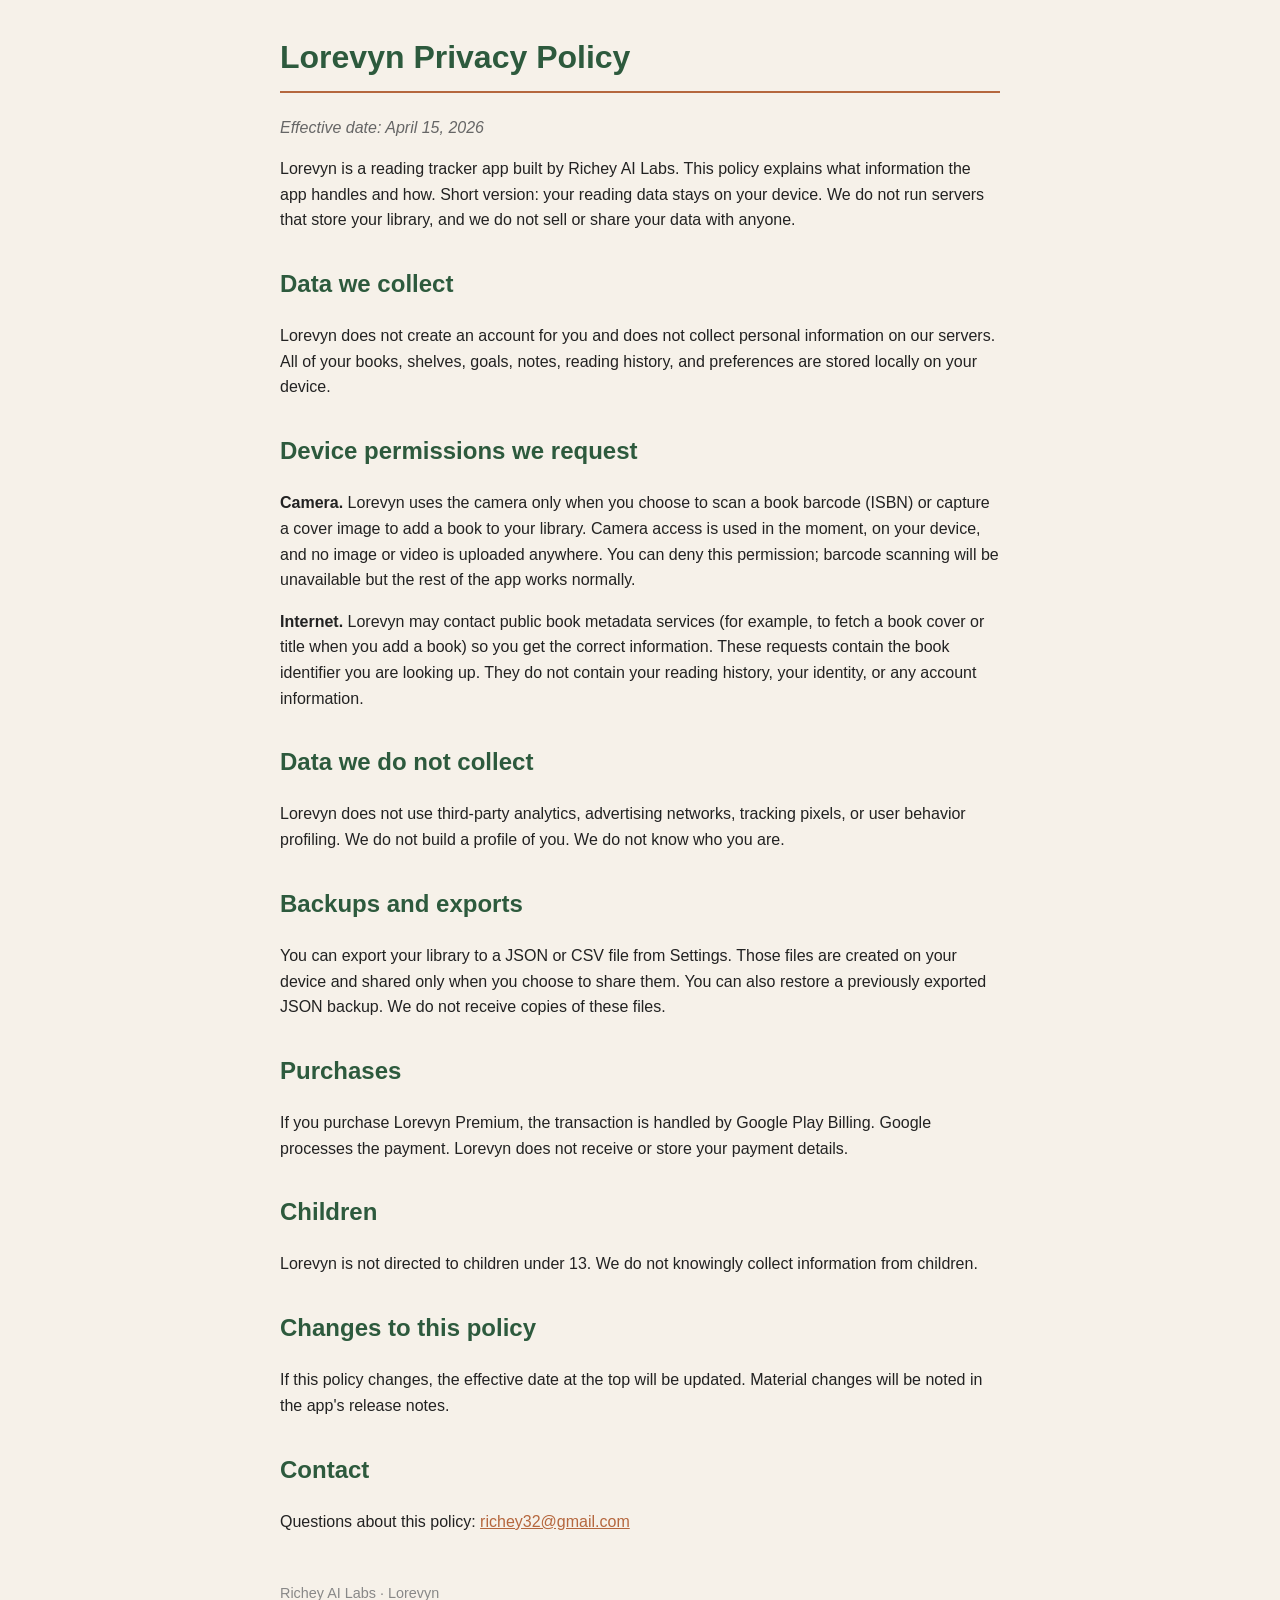
<file: lorevyn-privacy-policy.html>
<!DOCTYPE html>
<html lang="en">
<head>
<meta charset="UTF-8">
<meta name="viewport" content="width=device-width, initial-scale=1.0">
<title>Lorevyn Privacy Policy</title>
<style>
  body { font-family: -apple-system, BlinkMacSystemFont, "Segoe UI", Roboto, sans-serif; max-width: 720px; margin: 2rem auto; padding: 0 1.5rem; color: #222; line-height: 1.6; background: #F6F1E9; }
  h1 { color: #2D5A3D; border-bottom: 2px solid #B5673E; padding-bottom: 0.5rem; }
  h2 { color: #2D5A3D; margin-top: 2rem; }
  .effective { color: #666; font-style: italic; }
  a { color: #B5673E; }
</style>
</head>
<body>

<h1>Lorevyn Privacy Policy</h1>
<p class="effective">Effective date: April 15, 2026</p>

<p>Lorevyn is a reading tracker app built by Richey AI Labs. This policy explains what information the app handles and how. Short version: your reading data stays on your device. We do not run servers that store your library, and we do not sell or share your data with anyone.</p>

<h2>Data we collect</h2>
<p>Lorevyn does not create an account for you and does not collect personal information on our servers. All of your books, shelves, goals, notes, reading history, and preferences are stored locally on your device.</p>

<h2>Device permissions we request</h2>
<p><strong>Camera.</strong> Lorevyn uses the camera only when you choose to scan a book barcode (ISBN) or capture a cover image to add a book to your library. Camera access is used in the moment, on your device, and no image or video is uploaded anywhere. You can deny this permission; barcode scanning will be unavailable but the rest of the app works normally.</p>

<p><strong>Internet.</strong> Lorevyn may contact public book metadata services (for example, to fetch a book cover or title when you add a book) so you get the correct information. These requests contain the book identifier you are looking up. They do not contain your reading history, your identity, or any account information.</p>

<h2>Data we do not collect</h2>
<p>Lorevyn does not use third-party analytics, advertising networks, tracking pixels, or user behavior profiling. We do not build a profile of you. We do not know who you are.</p>

<h2>Backups and exports</h2>
<p>You can export your library to a JSON or CSV file from Settings. Those files are created on your device and shared only when you choose to share them. You can also restore a previously exported JSON backup. We do not receive copies of these files.</p>

<h2>Purchases</h2>
<p>If you purchase Lorevyn Premium, the transaction is handled by Google Play Billing. Google processes the payment. Lorevyn does not receive or store your payment details.</p>

<h2>Children</h2>
<p>Lorevyn is not directed to children under 13. We do not knowingly collect information from children.</p>

<h2>Changes to this policy</h2>
<p>If this policy changes, the effective date at the top will be updated. Material changes will be noted in the app's release notes.</p>

<h2>Contact</h2>
<p>Questions about this policy: <a href="mailto:richey32@gmail.com">richey32@gmail.com</a></p>

<p style="margin-top:3rem; color:#888; font-size:0.9rem;">Richey AI Labs &middot; Lorevyn</p>

</body>
</html>
</file>
<file: style.css>
/* ─────────────────────────────────────────────────────────────────────────────
   Lorevyn — style.css
   Shared styles for all pages. GitHub Pages compatible.
   Design system matches app exactly: cream / luxury black / sage / terracotta.
───────────────────────────────────────────────────────────────────────────── */

@import url('https://fonts.googleapis.com/css2?family=Playfair+Display:ital,wght@0,400;0,500;0,600;0,700;1,400;1,500&family=Lora:ital,wght@0,400;0,500;1,400&display=swap');

/* ── Variables ─────────────────────────────────────────────────────────────── */
:root {
  --cream:        #F6F1E9;
  --cream-card:   #FDFCFA;
  --black:        #0E0E0E;
  --sage-dark:    #2D5A3D;
  --sage:         #4A7C59;
  --sage-light:   #6A9E78;
  --terracotta:   #B5673E;
  --text:         #1E1E1E;
  --text-muted:   rgba(30,30,30,0.55);
  --text-faint:   rgba(30,30,30,0.35);
  --border:       rgba(30,30,30,0.10);
  --shadow:       0 4px 24px rgba(14,14,14,0.08);
  --shadow-lg:    0 8px 48px rgba(14,14,14,0.12);
}

/* ── Reset ─────────────────────────────────────────────────────────────────── */
*, *::before, *::after { box-sizing: border-box; margin: 0; padding: 0; }
html { scroll-behavior: smooth; -webkit-font-smoothing: antialiased; }
body {
  font-family: 'Lora', Georgia, serif;
  background: var(--cream);
  color: var(--text);
  line-height: 1.7;
  min-height: 100vh;
}
img { max-width: 100%; display: block; }
a { color: inherit; text-decoration: none; }

/* ── Typography ────────────────────────────────────────────────────────────── */
h1, h2, h3, h4, h5 {
  font-family: 'Playfair Display', Georgia, serif;
  font-weight: 600;
  line-height: 1.2;
  color: var(--text);
}
h1 { font-size: clamp(2.2rem, 5vw, 3.8rem); }
h2 { font-size: clamp(1.6rem, 3.5vw, 2.4rem); }
h3 { font-size: clamp(1.2rem, 2.5vw, 1.6rem); }
p  { font-size: 1rem; color: var(--text-muted); line-height: 1.8; }

/* ── Layout ────────────────────────────────────────────────────────────────── */
.container {
  max-width: 1080px;
  margin: 0 auto;
  padding: 0 24px;
}
.container--narrow {
  max-width: 720px;
  margin: 0 auto;
  padding: 0 24px;
}
.section {
  padding: 96px 0;
}
.section--sm {
  padding: 64px 0;
}

/* ── Navigation ────────────────────────────────────────────────────────────── */
.nav {
  background: var(--black);
  position: sticky;
  top: 0;
  z-index: 100;
  box-shadow: 0 4px 16px rgba(0,0,0,0.28);
}
.nav__inner {
  max-width: 1080px;
  margin: 0 auto;
  padding: 0 24px;
  height: 64px;
  display: flex;
  align-items: center;
  justify-content: space-between;
}
.nav__wordmark {
  font-family: 'Playfair Display', serif;
  font-size: 1.4rem;
  font-weight: 600;
  color: #fff;
  letter-spacing: 0.02em;
}
.nav__wordmark span {
  color: var(--terracotta);
}
.nav__links {
  display: flex;
  align-items: center;
  gap: 32px;
  list-style: none;
}
.nav__links a {
  color: rgba(255,255,255,0.70);
  font-family: 'Lora', serif;
  font-size: 0.875rem;
  transition: color 0.2s;
}
.nav__links a:hover,
.nav__links a.active { color: #fff; }
.nav__cta {
  background: var(--terracotta);
  color: #fff !important;
  padding: 8px 20px;
  border-radius: 999px;
  font-size: 0.875rem;
  font-weight: 500;
  transition: opacity 0.2s;
}
.nav__cta:hover { opacity: 0.88; }
.nav__hamburger {
  display: none;
  flex-direction: column;
  gap: 5px;
  cursor: pointer;
  padding: 4px;
  background: none;
  border: none;
}
.nav__hamburger span {
  width: 24px;
  height: 2px;
  background: #fff;
  border-radius: 2px;
  transition: all 0.3s;
}

/* ── Buttons ───────────────────────────────────────────────────────────────── */
.btn {
  display: inline-flex;
  align-items: center;
  justify-content: center;
  gap: 8px;
  padding: 14px 32px;
  border-radius: 999px;
  font-family: 'Lora', serif;
  font-size: 0.95rem;
  font-weight: 500;
  cursor: pointer;
  border: none;
  transition: all 0.2s;
  text-decoration: none;
}
.btn--primary {
  background: var(--terracotta);
  color: #fff;
}
.btn--primary:hover { background: #a05535; transform: translateY(-1px); box-shadow: 0 6px 20px rgba(181,103,62,0.35); }
.btn--sage {
  background: var(--sage);
  color: #fff;
}
.btn--sage:hover { background: var(--sage-dark); transform: translateY(-1px); }
.btn--outline {
  background: transparent;
  color: var(--sage-dark);
  border: 2px solid var(--sage);
}
.btn--outline:hover { background: var(--sage); color: #fff; }
.btn--ghost {
  background: transparent;
  color: rgba(255,255,255,0.80);
  border: 1.5px solid rgba(255,255,255,0.30);
}
.btn--ghost:hover { background: rgba(255,255,255,0.10); color: #fff; }

/* ── Cards ─────────────────────────────────────────────────────────────────── */
.card {
  background: var(--cream-card);
  border-radius: 20px;
  padding: 32px;
  box-shadow: var(--shadow);
}

/* ── Pill / Badge ──────────────────────────────────────────────────────────── */
.pill {
  display: inline-block;
  padding: 5px 16px;
  border-radius: 999px;
  font-size: 0.8rem;
  font-weight: 500;
  letter-spacing: 0.05em;
  text-transform: uppercase;
}
.pill--sage { background: var(--sage); color: #fff; }
.pill--terracotta { background: var(--terracotta); color: #fff; }
.pill--outline-sage { border: 1.5px solid var(--sage); color: var(--sage-dark); }

/* ── Divider ───────────────────────────────────────────────────────────────── */
.divider {
  width: 48px;
  height: 3px;
  background: var(--terracotta);
  border-radius: 2px;
  margin: 20px 0;
}
.divider--center { margin: 20px auto; }

/* ── Section headers ───────────────────────────────────────────────────────── */
.section-header {
  margin-bottom: 56px;
}
.section-header--center {
  text-align: center;
}
.section-header--center .divider { margin: 20px auto; }
.section-label {
  font-family: 'Lora', serif;
  font-size: 0.75rem;
  font-weight: 500;
  letter-spacing: 0.15em;
  text-transform: uppercase;
  color: var(--terracotta);
  margin-bottom: 12px;
}

/* ── Footer ────────────────────────────────────────────────────────────────── */
.footer {
  background: var(--black);
  color: rgba(255,255,255,0.60);
  padding: 64px 0 32px;
}
.footer__grid {
  display: grid;
  grid-template-columns: 2fr 1fr 1fr 1fr;
  gap: 48px;
  margin-bottom: 48px;
}
.footer__brand {
  font-family: 'Playfair Display', serif;
  font-size: 1.3rem;
  color: #fff;
  font-weight: 600;
  margin-bottom: 12px;
}
.footer__tagline {
  font-size: 0.875rem;
  color: rgba(255,255,255,0.45);
  font-style: italic;
  margin-bottom: 0;
}
.footer__col h4 {
  font-family: 'Lora', serif;
  font-size: 0.8rem;
  font-weight: 500;
  letter-spacing: 0.12em;
  text-transform: uppercase;
  color: rgba(255,255,255,0.40);
  margin-bottom: 16px;
}
.footer__col ul { list-style: none; }
.footer__col ul li { margin-bottom: 10px; }
.footer__col ul a {
  color: rgba(255,255,255,0.60);
  font-size: 0.9rem;
  transition: color 0.2s;
}
.footer__col ul a:hover { color: #fff; }
.footer__bottom {
  border-top: 1px solid rgba(255,255,255,0.08);
  padding-top: 28px;
  display: flex;
  justify-content: space-between;
  align-items: center;
  font-size: 0.8rem;
}
.footer__bottom p { color: rgba(255,255,255,0.35); margin: 0; }

/* ── Page hero (inner pages) ───────────────────────────────────────────────── */
.page-hero {
  background: var(--black);
  padding: 80px 0 72px;
  text-align: center;
}
.page-hero h1 {
  color: #fff;
  margin-bottom: 16px;
}
.page-hero p {
  color: rgba(255,255,255,0.60);
  font-size: 1.05rem;
  max-width: 560px;
  margin: 0 auto;
}

/* ── Prose (privacy, about long-form) ─────────────────────────────────────── */
.prose h2 {
  font-size: 1.4rem;
  margin-top: 48px;
  margin-bottom: 16px;
  color: var(--sage-dark);
}
.prose h3 {
  font-size: 1.1rem;
  margin-top: 32px;
  margin-bottom: 12px;
}
.prose p {
  margin-bottom: 20px;
  color: var(--text-muted);
}
.prose ul, .prose ol {
  margin: 16px 0 20px 24px;
  color: var(--text-muted);
}
.prose li { margin-bottom: 8px; line-height: 1.7; }
.prose strong { color: var(--text); font-weight: 600; }
.prose a { color: var(--sage-dark); text-decoration: underline; text-underline-offset: 3px; }
.prose .effective-date {
  display: inline-block;
  background: var(--sage);
  color: #fff;
  padding: 4px 14px;
  border-radius: 999px;
  font-size: 0.8rem;
  margin-bottom: 32px;
}

/* ── Animations ────────────────────────────────────────────────────────────── */
@keyframes fadeUp {
  from { opacity: 0; transform: translateY(24px); }
  to   { opacity: 1; transform: translateY(0); }
}
.fade-up {
  animation: fadeUp 0.7s ease both;
}
.fade-up--delay-1 { animation-delay: 0.1s; }
.fade-up--delay-2 { animation-delay: 0.2s; }
.fade-up--delay-3 { animation-delay: 0.3s; }
.fade-up--delay-4 { animation-delay: 0.4s; }

/* ── Responsive ────────────────────────────────────────────────────────────── */
@media (max-width: 768px) {
  .nav__links { display: none; }
  .nav__links.open {
    display: flex;
    flex-direction: column;
    position: absolute;
    top: 64px;
    left: 0;
    right: 0;
    background: var(--black);
    padding: 24px;
    gap: 20px;
    border-top: 1px solid rgba(255,255,255,0.08);
  }
  .nav__hamburger { display: flex; }
  .nav { position: relative; }
  .footer__grid { grid-template-columns: 1fr 1fr; gap: 32px; }
  .section { padding: 64px 0; }
}
@media (max-width: 480px) {
  .footer__grid { grid-template-columns: 1fr; }
  .footer__bottom { flex-direction: column; gap: 8px; text-align: center; }
}
</file>
